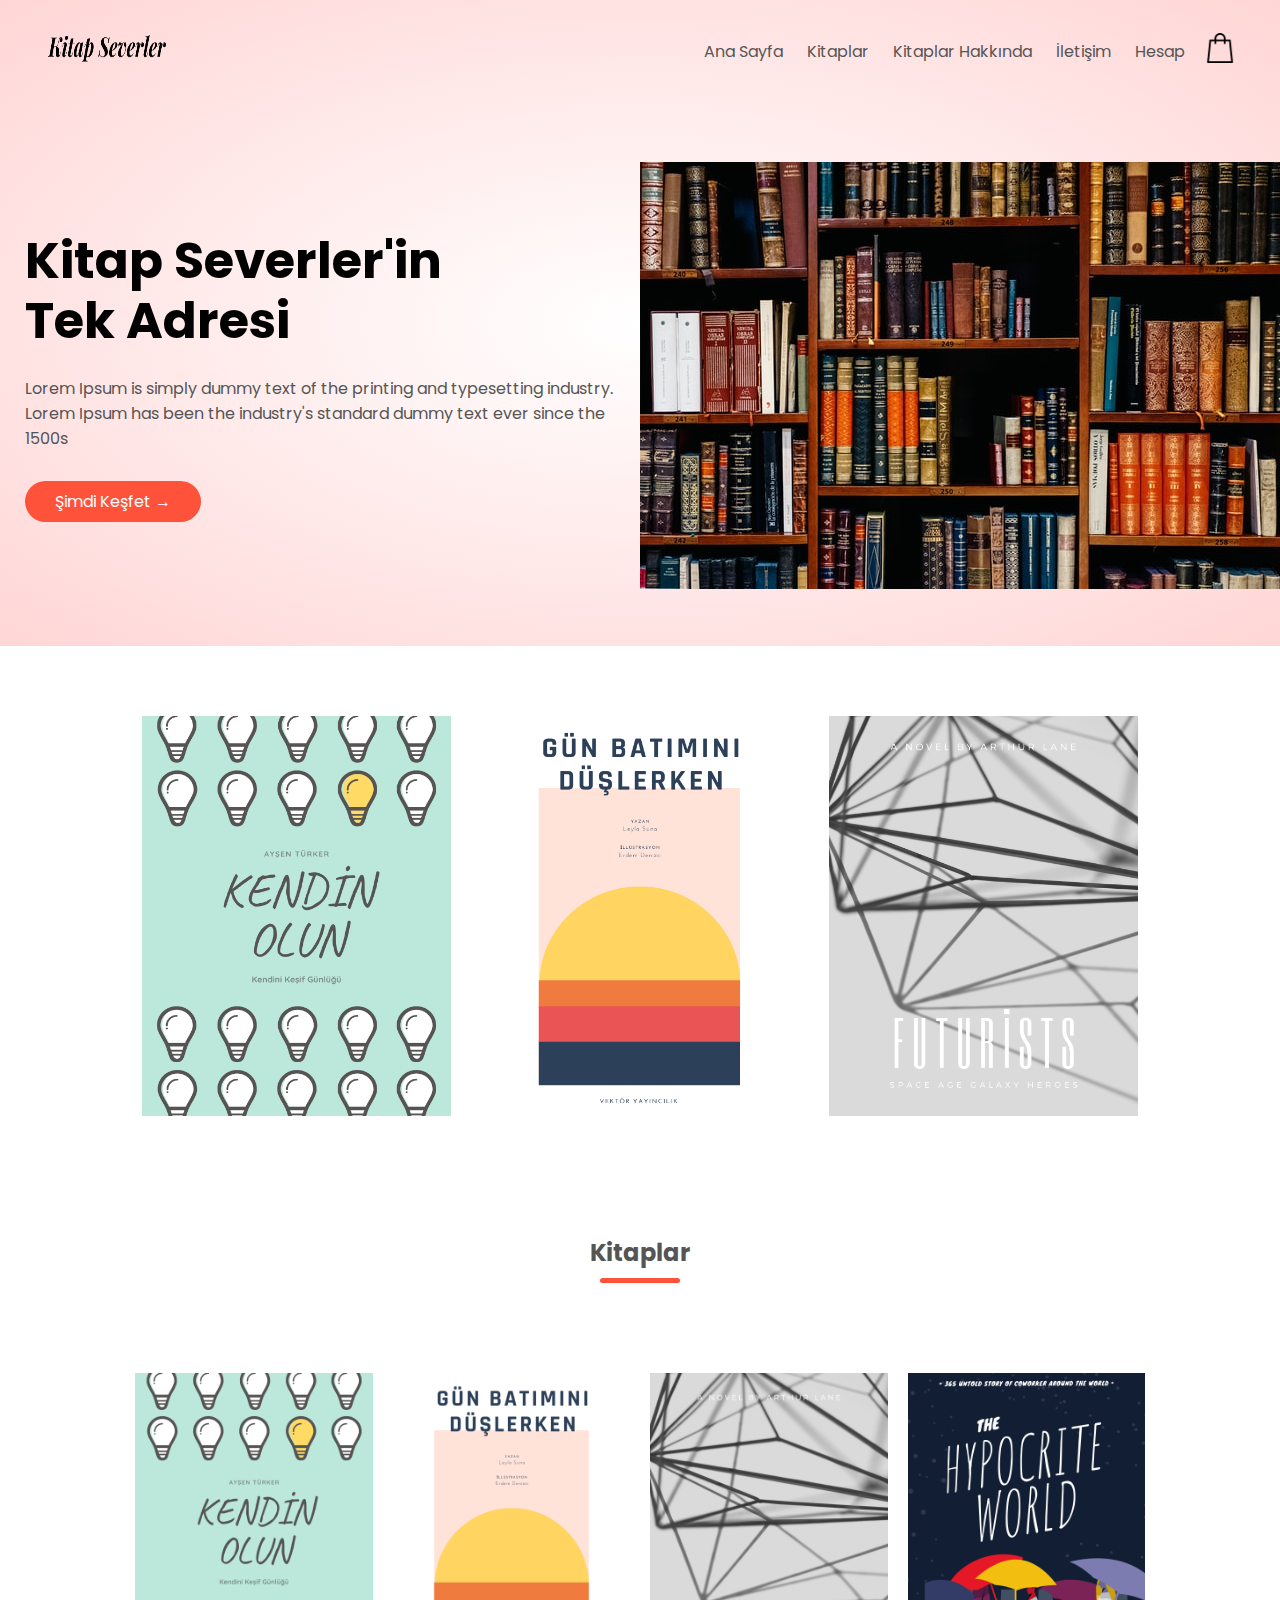
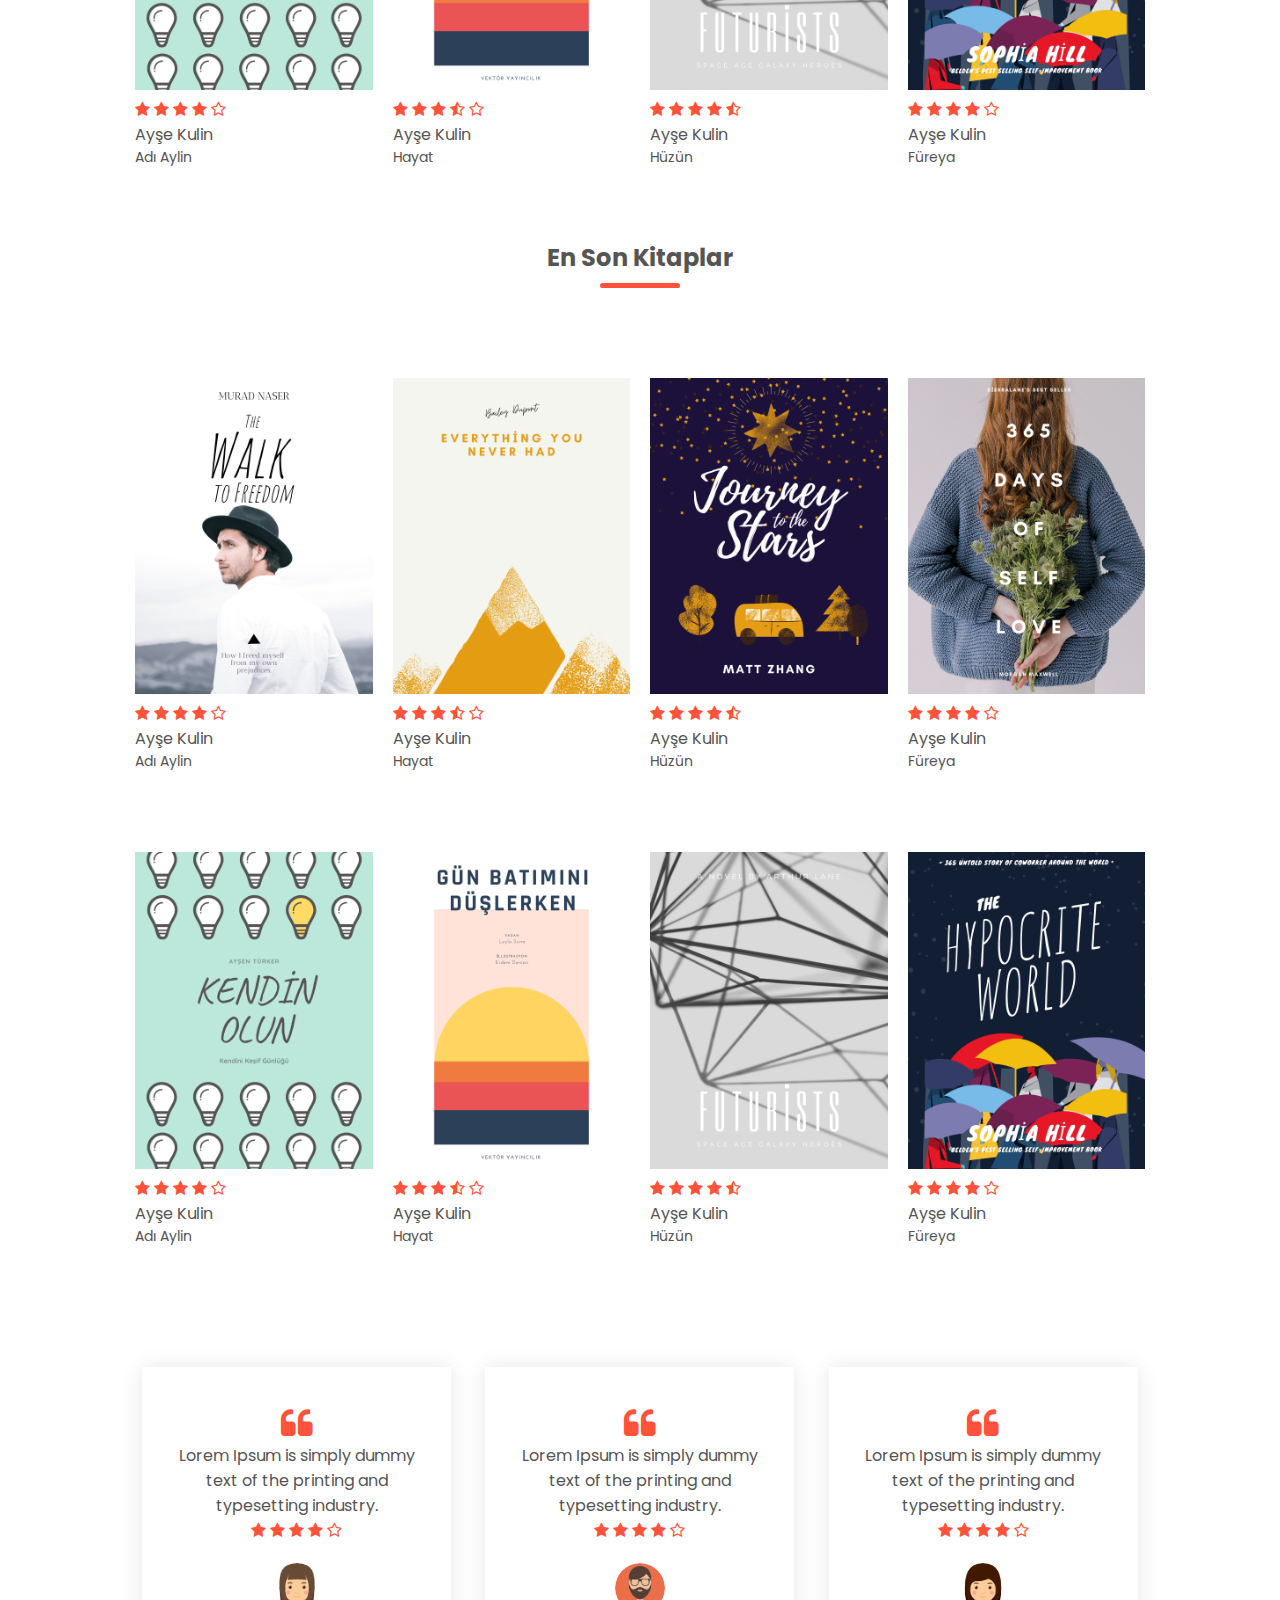
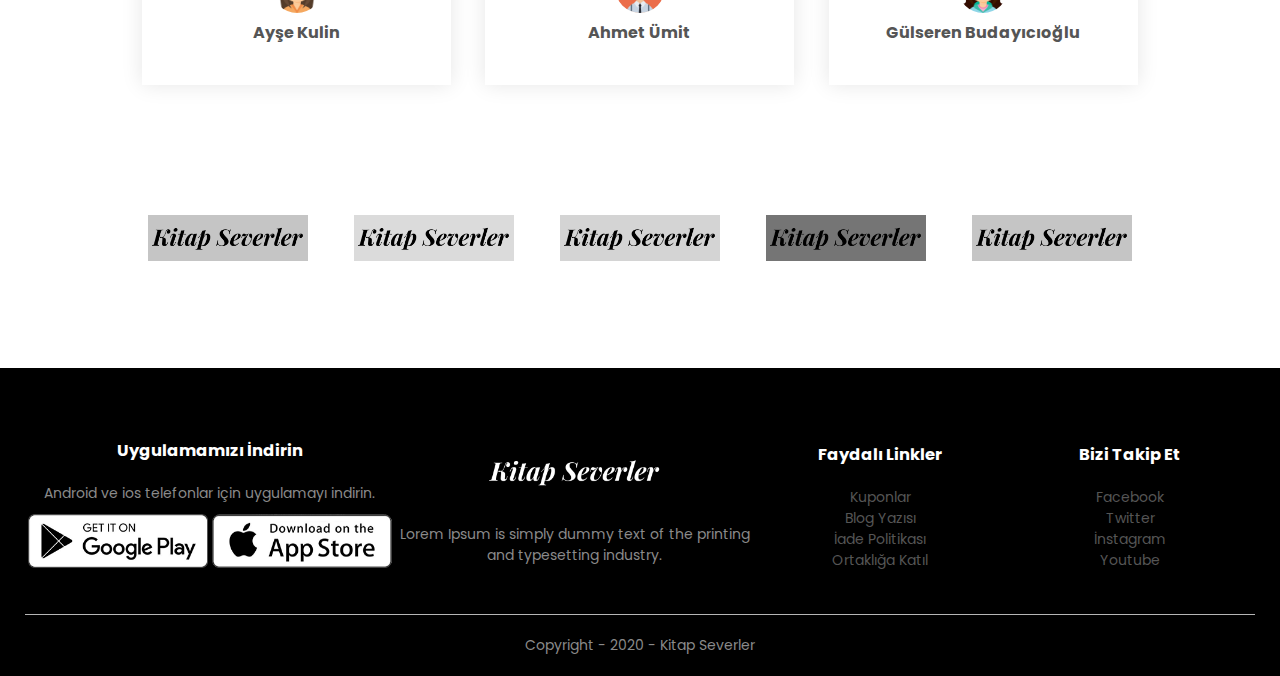
<file: index.html>
<!DOCTYPE html>
<html>
<head>
   <meta charset="UTF-8">
   <meta name="viewport" content="width=device-width, initial-scale=1.0" >
   <title>book</title>
   <link href="css/style.css" rel="stylesheet" type="text/css">	
   <link href="https://fonts.googleapis.com/css2?family=Poppins:wght@300;400;500;600;700&display=swap" rel="stylesheet">
   <link href="https://stackpath.bootstrapcdn.com/font-awesome/4.7.0/css/font-awesome.min.css"  rel="stylesheet">
</head>

<body>
<div class="header">
  <div class="container">
     <div class="navbar">
	    <div class="logo">
		    <a href="index.html"><img src="images/logo1.png" width="125px" height="55px"></a>
		</div>
		
		<nav>
		   <ul id="menuItems">
			   <li><a href="index.html">Ana Sayfa</a></li>
			   <li><a href="book.html">Kitaplar</a></li>
			   <li><a href="bookAbout.html">Kitaplar Hakkında</a></li>
			   <li><a href="#">İletişim</a></li>
			   <li><a href="account.html">Hesap</a></li>  
		   </ul>
		</nav>
		
		<a href="cart.html"><img src="images/bag.png" height="30px" width="30px"></a>
		<img src="images/menu.png" class="menu-icon" onclick="menuToggle()">
	 </div>
	 
	 <div class="row">
		<div class="col-2">
		   <h1>Kitap Severler'in <br> Tek Adresi</h1>
		   <p>Lorem Ipsum is simply dummy text of the printing and typesetting industry.<br>
		   Lorem Ipsum has been the industry's standard dummy text ever since the 1500s</p>
		   <a href="" class="btn">Şimdi Keşfet &#8594; </a>
		</div>
		
		<div class="col-2">
		   <img src="images/book.png">
		</div> 
	 </div> 
   </div>
</div>

<!------ featured categories ---->

<div class="categories">
  <div class="small-container">
	<div class="row">
	   <div class="col-3">
	      <img src="images/categories1.png">
	   </div>
	   <div class="col-3">
	       <img src="images/categories2.png">
	   </div>
	   <div class="col-3">
	       	<img src="images/categories3.png">
	   </div>  
    </div>
  </div>
</div>

<!------ featured books ---->
<div class="small-container">

    <h2 class="title">Kitaplar</h2>
	<div class="row">
	   <div class="col-4">
		  <a href="bookAbout.html"><img src="images/categories1.png"></a>
		  <div class="rating">
		    <i class="fa fa-star"></i>
			<i class="fa fa-star"></i>
			<i class="fa fa-star"></i>
			<i class="fa fa-star"></i>
			<i class="fa fa-star-o"></i>
		  </div>
		  <a href="bookAbout.html"><h4>Ayşe Kulin</h4></a>
		  <p>Adı Aylin</p>
	    </div>
	
	
	     <div class="col-4">
		  <img src="images/categories2.png">
		  <div class="rating">
		    <i class="fa fa-star"></i>
			<i class="fa fa-star"></i>
			<i class="fa fa-star"></i>
			<i class="fa fa-star-half-o"></i>
			<i class="fa fa-star-o"></i>
		  </div>
		  <h4>Ayşe Kulin</h4>
		  <p>Hayat</p>
	     </div>
	   
	     <div class="col-4">
		  <img src="images/categories3.png">
		  <div class="rating">
		    <i class="fa fa-star"></i>
			<i class="fa fa-star"></i>
			<i class="fa fa-star"></i>
			<i class="fa fa-star"></i>
			<i class="fa fa-star-half-o"></i>
		  </div>
		  <h4>Ayşe Kulin</h4>
		  <p>Hüzün</p>
	     </div>
	   
	     <div class="col-4">
		  <img src="images/categories4.png">
		  <div class="rating">
		    <i class="fa fa-star"></i>
			<i class="fa fa-star"></i>
			<i class="fa fa-star"></i>
			<i class="fa fa-star"></i>
			<i class="fa fa-star-o"></i>
		  </div>
		  <h4>Ayşe Kulin</h4>
		  <p>Füreya</p>
	     </div>
	</div>
	
	
	 <h2 class="title">En Son Kitaplar</h2>
	 <div class="row">
	   <div class="col-4">
		  <img src="images/categories5.png">
		  <div class="rating">
		    <i class="fa fa-star"></i>
			<i class="fa fa-star"></i>
			<i class="fa fa-star"></i>
			<i class="fa fa-star"></i>
			<i class="fa fa-star-o"></i>
		  </div>
		  <h4>Ayşe Kulin</h4>
		  <p>Adı Aylin</p>
	    </div>
	
	
	     <div class="col-4">
		  <img src="images/categories6.png">
		  <div class="rating">
		    <i class="fa fa-star"></i>
			<i class="fa fa-star"></i>
			<i class="fa fa-star"></i>
			<i class="fa fa-star-half-o"></i>
			<i class="fa fa-star-o"></i>
		  </div>
		  <h4>Ayşe Kulin</h4>
		  <p>Hayat</p>
	     </div>
	   
	     <div class="col-4">
		  <img src="images/categories7.png">
		  <div class="rating">
		    <i class="fa fa-star"></i>
			<i class="fa fa-star"></i>
			<i class="fa fa-star"></i>
			<i class="fa fa-star"></i>
			<i class="fa fa-star-half-o"></i>
		  </div>
		  <h4>Ayşe Kulin</h4>
		  <p>Hüzün</p>
	     </div>
	   
	     <div class="col-4">
		  <img src="images/categories8.png">
		  <div class="rating">
		    <i class="fa fa-star"></i>
			<i class="fa fa-star"></i>
			<i class="fa fa-star"></i>
			<i class="fa fa-star"></i>
			<i class="fa fa-star-o"></i>
		  </div>
		  <h4>Ayşe Kulin</h4>
		  <p>Füreya</p>
	     </div>
	</div>
	
	
	 <div class="row">
	   <div class="col-4">
		  <img src="images/categories1.png">
		  <div class="rating">
		    <i class="fa fa-star"></i>
			<i class="fa fa-star"></i>
			<i class="fa fa-star"></i>
			<i class="fa fa-star"></i>
			<i class="fa fa-star-o"></i>
		  </div>
		  <h4>Ayşe Kulin</h4>
		  <p>Adı Aylin</p>
	    </div>
	
	
	     <div class="col-4">
		  <img src="images/categories2.png">
		  <div class="rating">
		    <i class="fa fa-star"></i>
			<i class="fa fa-star"></i>
			<i class="fa fa-star"></i>
			<i class="fa fa-star-half-o"></i>
			<i class="fa fa-star-o"></i>
		  </div>
		  <h4>Ayşe Kulin</h4>
		  <p>Hayat</p>
	     </div>
	   
	     <div class="col-4">
		  <img src="images/categories3.png">
		  <div class="rating">
		    <i class="fa fa-star"></i>
			<i class="fa fa-star"></i>
			<i class="fa fa-star"></i>
			<i class="fa fa-star"></i>
			<i class="fa fa-star-half-o"></i>
		  </div>
		  <h4>Ayşe Kulin</h4>
		  <p>Hüzün</p>
	     </div>
	   
	     <div class="col-4">
		  <img src="images/categories4.png">
		  <div class="rating">
		    <i class="fa fa-star"></i>
			<i class="fa fa-star"></i>
			<i class="fa fa-star"></i>
			<i class="fa fa-star"></i>
			<i class="fa fa-star-o"></i>
		  </div>
		  <h4>Ayşe Kulin</h4>
		  <p>Füreya</p>
	     </div>
	  </div>
</div>

<!--------------öneri----------------------->

<!----<div class="offer">
     <div class="small-container">
	    <div class="row">
		  <div class="col-2">
			<img src="images/exclusive.png" class="offer-img">
	      </div> 
		   
		   <div class="col-2">
		     <p>Size Özel Ürünler</p>
			 <h1>Lorem Ipsum</h1>
			 <small>Lorem Ipsum is simply dummy text of the printing and typesetting industry. Lorem Ipsum has been the industry's standard dummy text ever since the 1500s, 
			 when an unknown printer took a galley of type and scrambled it to make a type specimen book.  
			 </small>
			 
			 <br>
			 
			 <a href="" class="btn">Şimdi Satın Al &#8594;</a>
			 
			 
			 
	       </div>
		   
	    </div>
     </div>
</div>----------------------------->

<!---------referans---------->

<div class="testimonial">
    <div class="small-container">
	  <div class="row">
	    <div class="col-3">
		   <i class="fa fa-quote-left"></i>
	       <p>
		    Lorem Ipsum is simply dummy text of the printing and typesetting industry. 
		   </p>
	       <div class="rating">
		     <i class="fa fa-star"></i>
		     <i class="fa fa-star"></i>
		     <i class="fa fa-star"></i>
		     <i class="fa fa-star"></i>
		     <i class="fa fa-star-o"></i>
		    </div>
		   <img src="images/user1.png">
		   <h3>Ayşe Kulin</h3>
       </div> 
	   
	    <div class="col-3">
		   <i class="fa fa-quote-left"></i>
	       <p>
		    Lorem Ipsum is simply dummy text of the printing and typesetting industry. 
		   </p>
	       <div class="rating">
		     <i class="fa fa-star"></i>
		     <i class="fa fa-star"></i>
		     <i class="fa fa-star"></i>
		     <i class="fa fa-star"></i>
		     <i class="fa fa-star-o"></i>
		    </div>
		   <img src="images/user2.png">
		   <h3>Ahmet Ümit</h3>
       </div> 
	   
	    <div class="col-3">
		   <i class="fa fa-quote-left"></i>
	       <p>
		    Lorem Ipsum is simply dummy text of the printing and typesetting industry.
		   </p>
	       <div class="rating">
		     <i class="fa fa-star"></i>
		     <i class="fa fa-star"></i>
		     <i class="fa fa-star"></i>
		     <i class="fa fa-star"></i>
		     <i class="fa fa-star-o"></i>
		    </div>
		   <img src="images/user3.png">
		   <h3>Gülseren Budayıcıoğlu</h3>
       </div> 
      </div>
   </div>
</div>
<!---------markalar---------->
<div class="brands">
 <div class="small-container">
   <div class="row">
   
      <div class="col-5">
	    <a href="index.html"><img src="images/logo7.png"></a>
	  </div>
	  <div class="col-5">
	     <a href="index.html"><img src="images/logo4.png"></a>
	  </div>
	  <div class="col-5">
	     <a href="index.html"><img src="images/logo5.png"></a>
	  </div>
	  <div class="col-5">
	     <a href="index.html"><img src="images/logo6.png"></a>
	  </div>
	  <div class="col-5">
	     <a href="index.html"><img src="images/logo7.png"></a>
	  </div>
	  
   </div>
 </div>
</div>


<!---------footer---------->
<div class="footer">
 <div class="container">
   <div class="row">
      <div class="footer-col-1">
		<h3>Uygulamamızı İndirin</h3>
		<p>Android ve ios telefonlar için uygulamayı indirin.</p>
		<div class="app-logo">
		   
		    <a href=""><img src="images/playStore.png"></a>
			<a href=""><img src="images/appStore.png"></a>
		
		</div>
	  </div>  
	  
	   <div class="footer-col-2">
		 <a href="index.html"><img src="images/logo2.png"></a>
		<p>Lorem Ipsum is simply dummy text of the printing and typesetting industry.</p>
	  </div> 
	  
	  <div class="footer-col-3">
		<h3>Faydalı Linkler</h3>
		<ul>
		  <a href=""><li>Kuponlar</li></a>
		  <a href=""><li>Blog Yazısı</li></a>
		  <a href=""><li>İade Politikası</li></a>
		  <a href=""><li>Ortaklığa Katıl</li></a>
		</ul>
	  </div> 
	  
	  <div class="footer-col-4">
		<h3>Bizi Takip Et</h3>
		<ul>
		  <a href=""><li>Facebook</li></a>
		  <a href=""><li>Twitter</li></a>
		  <a href=""><li>İnstagram</li></a>
		  <a href=""><li>Youtube</li></a>
		</ul>
	  </div>   
   </div>
   
   <hr>
   <p class="Copyright">Copyright - 2020 - Kitap Severler</p>
   
 </div>
</div>


<!------js for toggle menu--------->
<script>
   
    var menuItems=document.getElementById("menuItems");
	menuItems.style.maxHeight="0px";
	function menuToggle()
	{
	  if(menuItems.style.maxHeight == "0px")
	  {
	   menuItems.style.maxHeight="200px";
	  
	  }
	  else{   
	   menuItems.style.maxHeight="0px"; 
	  }	
	}


</script>


</body>
</html>
</file>
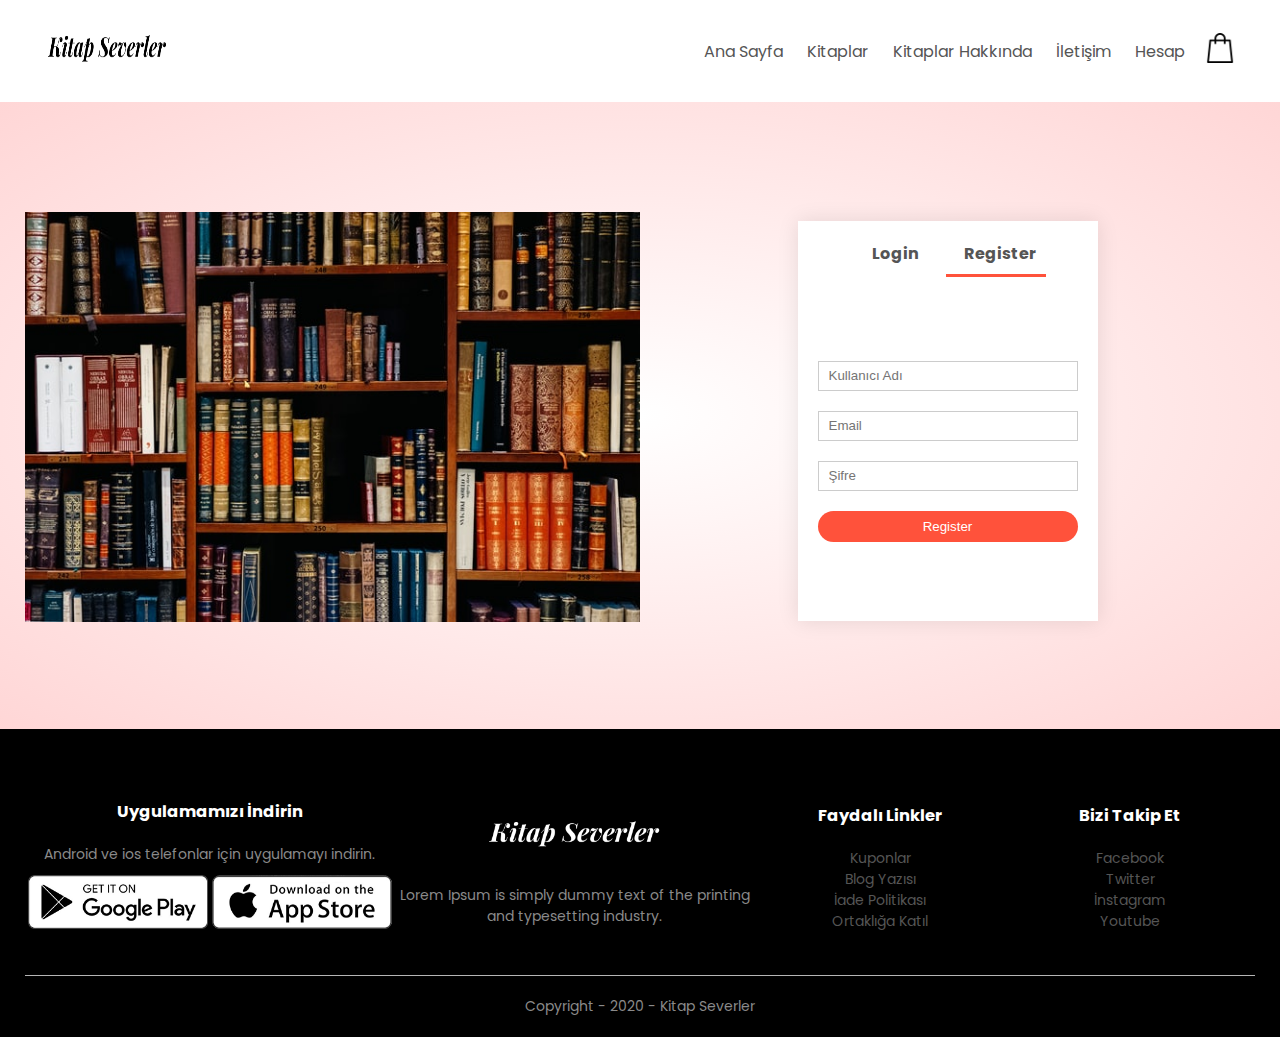
<file: account.html>
<!DOCTYPE html>
<html>
<head>
   <meta charset="UTF-8">
   <meta name="viewport" content="width=device-width, initial-scale=1.0" >
   <title>book</title>
   <link href="css/style.css" rel="stylesheet" type="text/css">	
   <link href="https://fonts.googleapis.com/css2?family=Poppins:wght@300;400;500;600;700&display=swap" rel="stylesheet">
   <link href="https://stackpath.bootstrapcdn.com/font-awesome/4.7.0/css/font-awesome.min.css"  rel="stylesheet">
</head>

<body>

  <div class="container">
      <div class="navbar">
	    <div class="logo">
		    <a href="index.html"><img src="images/logo3.png" width="125px" height="55px"></a>
		</div>
		
		<nav>
		   <ul id="menuItems">
			   <li><a href="index.html">Ana Sayfa</a></li>
			   <li><a href="book.html">Kitaplar</a></li>
			   <li><a href="bookAbout.html">Kitaplar Hakkında</a></li>
			   <li><a href="#">İletişim</a></li>
			   <li><a href="account.html">Hesap</a></li>  
		   </ul>
		</nav>
		
		<a href="cart.html"><img src="images/bag.png" height="30px" width="30px"></a>
		<img src="images/menu.png" class="menu-icon" onclick="menuToggle()">
	 </div>
   </div>
 
<!------account.html page--------------->

<div class="account-page">
   <div class="container">
      <div class="row">
	    <div class="col-2">
		 <img src="images/book.png" width="100%">
        </div>
		
		 <div class="col-2">
		   <div class="form-container">
		     <div class="form-btn">
			    <span onclick="login()">Login</span>
				<span onclick="register()">Register</span>
				<hr id="Indicator">
		     </div>
			 
			 <form id="LoginForm">
			    <input type="text" placeholder="Kullanıcı Adı">
			    <input type="password" placeholder="Şifre">
			    <button type="submit" class="btn">Login</button> 
				<a href="">Forgot Password</a>
			 </form>
			 
			  <form id="RegForm">
			    <input type="text" placeholder="Kullanıcı Adı">
				<input type="email" placeholder="Email">
			    <input type="password" placeholder="Şifre">
			    <button type="submit" class="btn">Register</button> 
			 </form>
			 
		   </div>
        </div>
		
		
      </div>
   </div>
</div>

<!---------footer---------->
<div class="footer">
 <div class="container">
   <div class="row">
      <div class="footer-col-1">
		<h3>Uygulamamızı İndirin</h3>
		<p>Android ve ios telefonlar için uygulamayı indirin.</p>
		<div class="app-logo">
		   
		    <a href=""><img src="images/playStore.png"></a>
			<a href=""><img src="images/appStore.png"></a>
		
		</div>
	  </div>  
	  
	   <div class="footer-col-2">
		 <a href="index.html"><img src="images/logo2.png"></a>
		<p>Lorem Ipsum is simply dummy text of the printing and typesetting industry.</p>
	  </div> 
	  
	  <div class="footer-col-3">
		<h3>Faydalı Linkler</h3>
		<ul>
		  <a href=""><li>Kuponlar</li></a>
		  <a href=""><li>Blog Yazısı</li></a>
		  <a href=""><li>İade Politikası</li></a>
		  <a href=""><li>Ortaklığa Katıl</li></a>
		</ul>
	  </div> 
	  
	  <div class="footer-col-4">
		<h3>Bizi Takip Et</h3>
		<ul>
		  <a href=""><li>Facebook</li></a>
		  <a href=""><li>Twitter</li></a>
		  <a href=""><li>İnstagram</li></a>
		  <a href=""><li>Youtube</li></a>
		</ul>
	  </div>   
   </div>
   
   <hr>
   <p class="Copyright">Copyright - 2020 - Kitap Severler</p>
   
 </div>
</div>


<!------js for toggle menu--------->
<script>
    var menuItems=document.getElementById("menuItems");
	menuItems.style.maxHeight="0px";
	function menuToggle()
	{
	  if(menuItems.style.maxHeight == "0px")
	  {
	   menuItems.style.maxHeight="200px";
	  
	  }
	  else{   
	   menuItems.style.maxHeight="0px"; 
	  }	
	}
</script>

<!------js for toggle form--------->
<script>
   
   var LoginForm = document.getElementById("LoginForm");
   var RegForm = document.getElementById("RegForm");
   var Indicator = document.getElementById("Indicator");

   function register()
   {
       RegForm.style.transform = "translateX(0px)";
	   LoginForm.style.transform = "translateX(0px)";
	   Indicator.style.transform = "translateX(100px)";

   }
    function login()
   {
       RegForm.style.transform = "translateX(300px)";
	   LoginForm.style.transform = "translateX(300px)";
	   Indicator.style.transform = "translateX(0px)";
   }






</script>


</body>
</html>
</file>
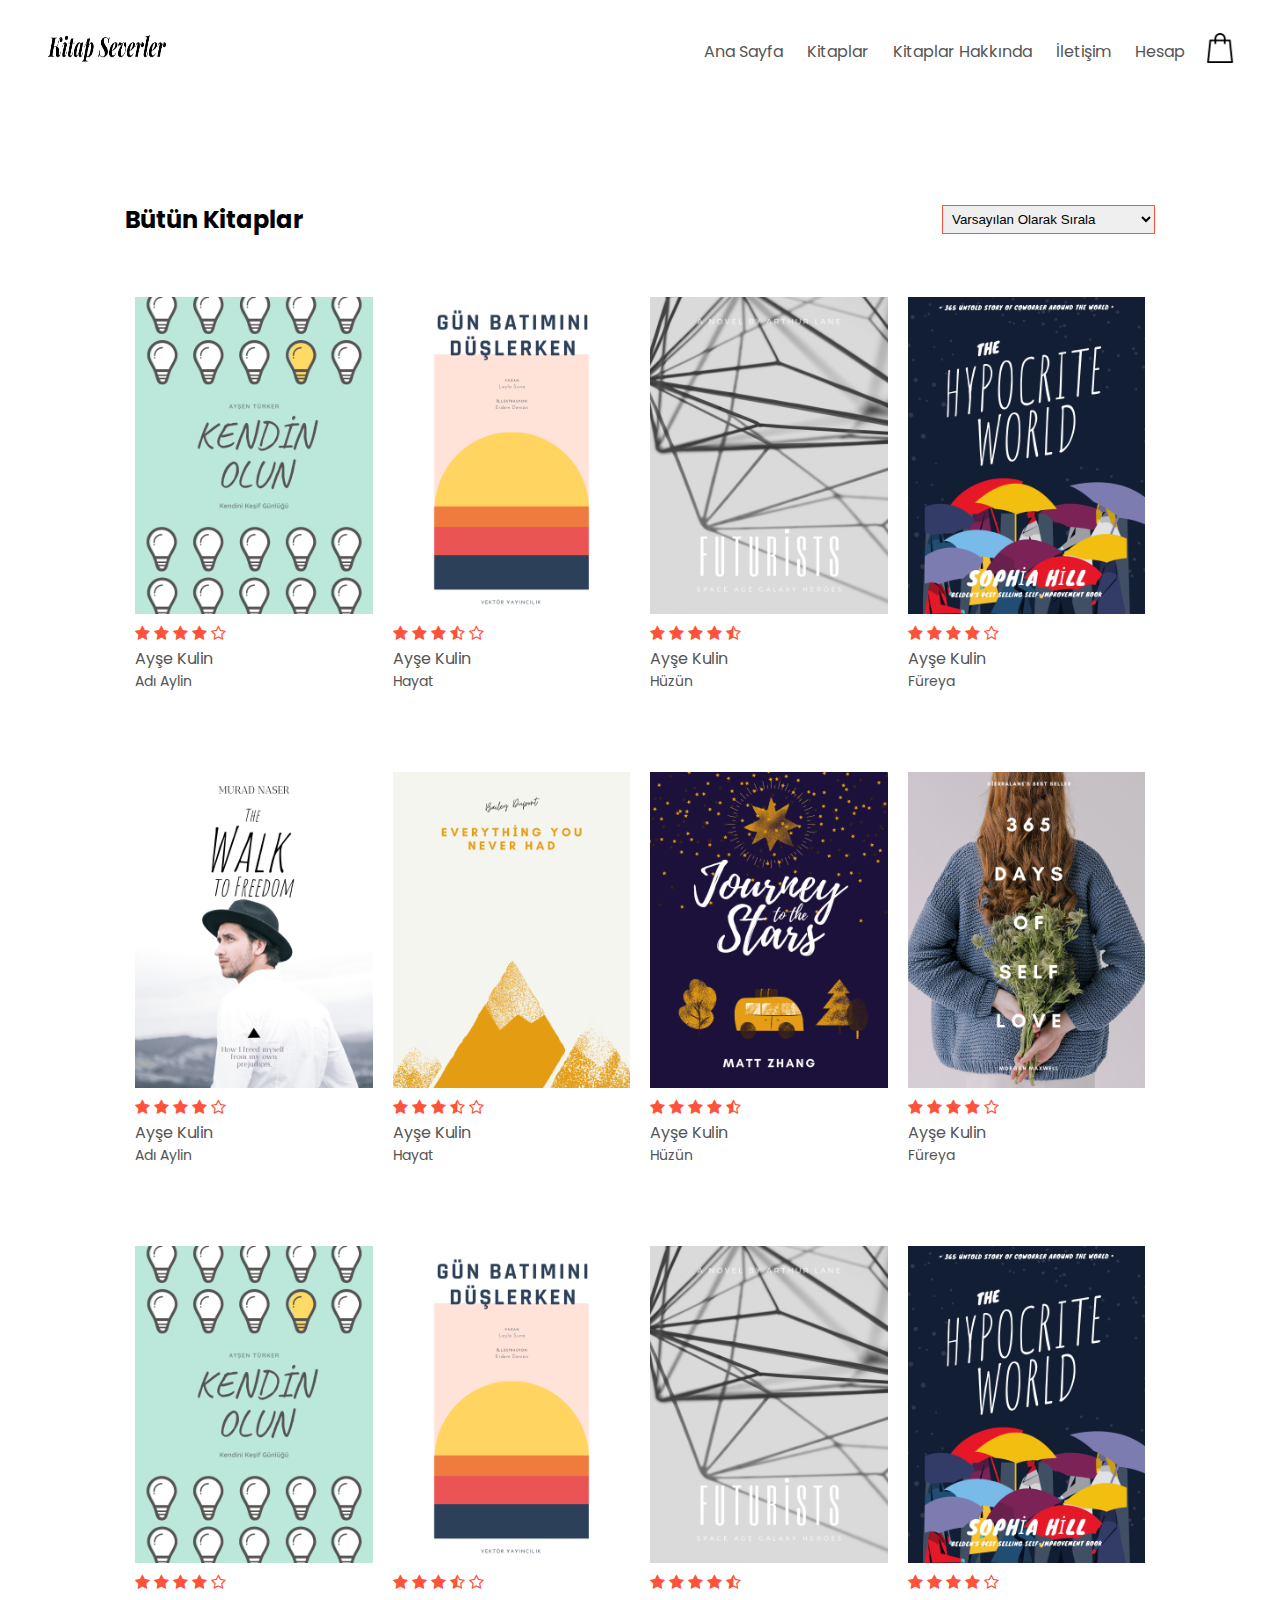
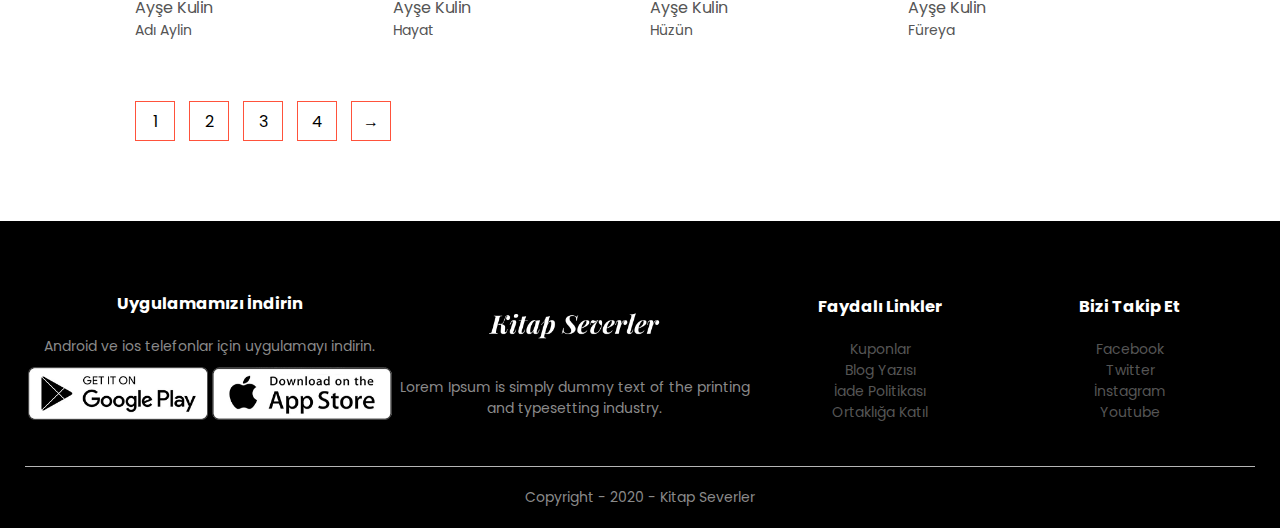
<file: book.html>
<!DOCTYPE html>
<html>
<head>
   <meta charset="UTF-8">
   <meta name="viewport" content="width=device-width, initial-scale=1.0" >
   <title>book</title>
   <link href="css/style.css" rel="stylesheet" type="text/css">	
   <link href="https://fonts.googleapis.com/css2?family=Poppins:wght@300;400;500;600;700&display=swap" rel="stylesheet">
   <link href="https://stackpath.bootstrapcdn.com/font-awesome/4.7.0/css/font-awesome.min.css"  rel="stylesheet">
</head>

<body>

  <div class="container">
     <div class="navbar">
	    <div class="logo">
		    <a href="index.html"><img src="images/logo3.png" width="125px" height="55px"></a>
		</div>
		
		<nav>
		   <ul id="menuItems">
			   <li><a href="index.html">Ana Sayfa</a></li>
			   <li><a href="book.html">Kitaplar</a></li>
			   <li><a href="bookAbout.html">Kitaplar Hakkında</a></li>
			   <li><a href="#">İletişim</a></li>
			   <li><a href="account.html">Hesap</a></li>  
		   </ul>
		</nav>
		
		<a href="cart.html"><img src="images/bag.png" height="30px" width="30px"></a>
		<img src="images/menu.png" class="menu-icon" onclick="menuToggle()">
	 </div>
	 
   </div>



<!------ featured books ---->
<div class="small-container">

    <div class="row row-2">
	  <h2>Bütün Kitaplar</h2>
	  <select>
	  
	    <option>Varsayılan Olarak Sırala</option>
	    <option>Fiyata Göre Sırala</option>
	    <option>Popülerliğe Göre Sırala</option>
	    <option>Derecelendirmeye Göre Sırala</option>
	    <option>Satışa Göre Sırala</option>
		
	  </select>
	</div>

	<div class="row">
	   <div class="col-4">
		  <img src="images/categories1.png">
		  <div class="rating">
		    <i class="fa fa-star"></i>
			<i class="fa fa-star"></i>
			<i class="fa fa-star"></i>
			<i class="fa fa-star"></i>
			<i class="fa fa-star-o"></i>
		  </div>
		  <h4>Ayşe Kulin</h4>
		  <p>Adı Aylin</p>
	    </div>
	
	
	     <div class="col-4">
		  <img src="images/categories2.png">
		  <div class="rating">
		    <i class="fa fa-star"></i>
			<i class="fa fa-star"></i>
			<i class="fa fa-star"></i>
			<i class="fa fa-star-half-o"></i>
			<i class="fa fa-star-o"></i>
		  </div>
		  <h4>Ayşe Kulin</h4>
		  <p>Hayat</p>
	     </div>
	   
	     <div class="col-4">
		  <img src="images/categories3.png">
		  <div class="rating">
		    <i class="fa fa-star"></i>
			<i class="fa fa-star"></i>
			<i class="fa fa-star"></i>
			<i class="fa fa-star"></i>
			<i class="fa fa-star-half-o"></i>
		  </div>
		  <h4>Ayşe Kulin</h4>
		  <p>Hüzün</p>
	     </div>
	   
	     <div class="col-4">
		  <img src="images/categories4.png">
		  <div class="rating">
		    <i class="fa fa-star"></i>
			<i class="fa fa-star"></i>
			<i class="fa fa-star"></i>
			<i class="fa fa-star"></i>
			<i class="fa fa-star-o"></i>
		  </div>
		  <h4>Ayşe Kulin</h4>
		  <p>Füreya</p>
	     </div>
	</div>
	
	
	
	<div class="row">
	   <div class="col-4">
		  <img src="images/categories5.png">
		  <div class="rating">
		    <i class="fa fa-star"></i>
			<i class="fa fa-star"></i>
			<i class="fa fa-star"></i>
			<i class="fa fa-star"></i>
			<i class="fa fa-star-o"></i>
		  </div>
		  <h4>Ayşe Kulin</h4>
		  <p>Adı Aylin</p>
	    </div>
	
	
	     <div class="col-4">
		  <img src="images/categories6.png">
		  <div class="rating">
		    <i class="fa fa-star"></i>
			<i class="fa fa-star"></i>
			<i class="fa fa-star"></i>
			<i class="fa fa-star-half-o"></i>
			<i class="fa fa-star-o"></i>
		  </div>
		  <h4>Ayşe Kulin</h4>
		  <p>Hayat</p>
	     </div>
	   
	     <div class="col-4">
		  <img src="images/categories7.png">
		  <div class="rating">
		    <i class="fa fa-star"></i>
			<i class="fa fa-star"></i>
			<i class="fa fa-star"></i>
			<i class="fa fa-star"></i>
			<i class="fa fa-star-half-o"></i>
		  </div>
		  <h4>Ayşe Kulin</h4>
		  <p>Hüzün</p>
	     </div>
	   
	     <div class="col-4">
		  <img src="images/categories8.png">
		  <div class="rating">
		    <i class="fa fa-star"></i>
			<i class="fa fa-star"></i>
			<i class="fa fa-star"></i>
			<i class="fa fa-star"></i>
			<i class="fa fa-star-o"></i>
		  </div>
		  <h4>Ayşe Kulin</h4>
		  <p>Füreya</p>
	     </div>
	</div>
	
	
	 <div class="row">
	   <div class="col-4">
		  <img src="images/categories1.png">
		  <div class="rating">
		    <i class="fa fa-star"></i>
			<i class="fa fa-star"></i>
			<i class="fa fa-star"></i>
			<i class="fa fa-star"></i>
			<i class="fa fa-star-o"></i>
		  </div>
		  <h4>Ayşe Kulin</h4>
		  <p>Adı Aylin</p>
	    </div>
	
	
	     <div class="col-4">
		  <img src="images/categories2.png">
		  <div class="rating">
		    <i class="fa fa-star"></i>
			<i class="fa fa-star"></i>
			<i class="fa fa-star"></i>
			<i class="fa fa-star-half-o"></i>
			<i class="fa fa-star-o"></i>
		  </div>
		  <h4>Ayşe Kulin</h4>
		  <p>Hayat</p>
	     </div>
	   
	     <div class="col-4">
		  <img src="images/categories3.png">
		  <div class="rating">
		    <i class="fa fa-star"></i>
			<i class="fa fa-star"></i>
			<i class="fa fa-star"></i>
			<i class="fa fa-star"></i>
			<i class="fa fa-star-half-o"></i>
		  </div>
		  <h4>Ayşe Kulin</h4>
		  <p>Hüzün</p>
	     </div>
	   
	     <div class="col-4">
		  <img src="images/categories4.png">
		  <div class="rating">
		    <i class="fa fa-star"></i>
			<i class="fa fa-star"></i>
			<i class="fa fa-star"></i>
			<i class="fa fa-star"></i>
			<i class="fa fa-star-o"></i>
		  </div>
		  <h4>Ayşe Kulin</h4>
		  <p>Füreya</p>
	     </div>
	  </div>
	  
	  
	  <div class="page-btn">
	    <span>1</span>
	    <span>2</span>
		<span>3</span>
		<span>4</span>
		<span>&#8594;</span>
	  </div>
	
</div>



<!---------footer---------->
<div class="footer">
 <div class="container">
   <div class="row">
      <div class="footer-col-1">
		<h3>Uygulamamızı İndirin</h3>
		<p>Android ve ios telefonlar için uygulamayı indirin.</p>
		<div class="app-logo">
		   
		    <a href=""><img src="images/playStore.png"></a>
			<a href=""><img src="images/appStore.png"></a>
		
		</div>
	  </div>  
	  
	   <div class="footer-col-2">
		 <a href="index.html"><img src="images/logo2.png"></a>
		<p>Lorem Ipsum is simply dummy text of the printing and typesetting industry.</p>
	  </div> 
	  
	  <div class="footer-col-3">
		<h3>Faydalı Linkler</h3>
		<ul>
		  <a href=""><li>Kuponlar</li></a>
		  <a href=""><li>Blog Yazısı</li></a>
		  <a href=""><li>İade Politikası</li></a>
		  <a href=""><li>Ortaklığa Katıl</li></a>
		</ul>
	  </div> 
	  
	  <div class="footer-col-4">
		<h3>Bizi Takip Et</h3>
		<ul>
		  <a href=""><li>Facebook</li></a>
		  <a href=""><li>Twitter</li></a>
		  <a href=""><li>İnstagram</li></a>
		  <a href=""><li>Youtube</li></a>
		</ul>
	  </div>   
   </div>
   
   <hr>
   <p class="Copyright">Copyright - 2020 - Kitap Severler</p>
   
 </div>
</div>


<!------js for toggle menu--------->
<script>
   
    var menuItems=document.getElementById("menuItems");
	menuItems.style.maxHeight="0px";
	function menuToggle()
	{
	  if(menuItems.style.maxHeight == "0px")
	  {
	   menuItems.style.maxHeight="200px";
	  
	  }
	  else{   
	   menuItems.style.maxHeight="0px"; 
	  }	
	}


</script>


</body>
</html>
</file>
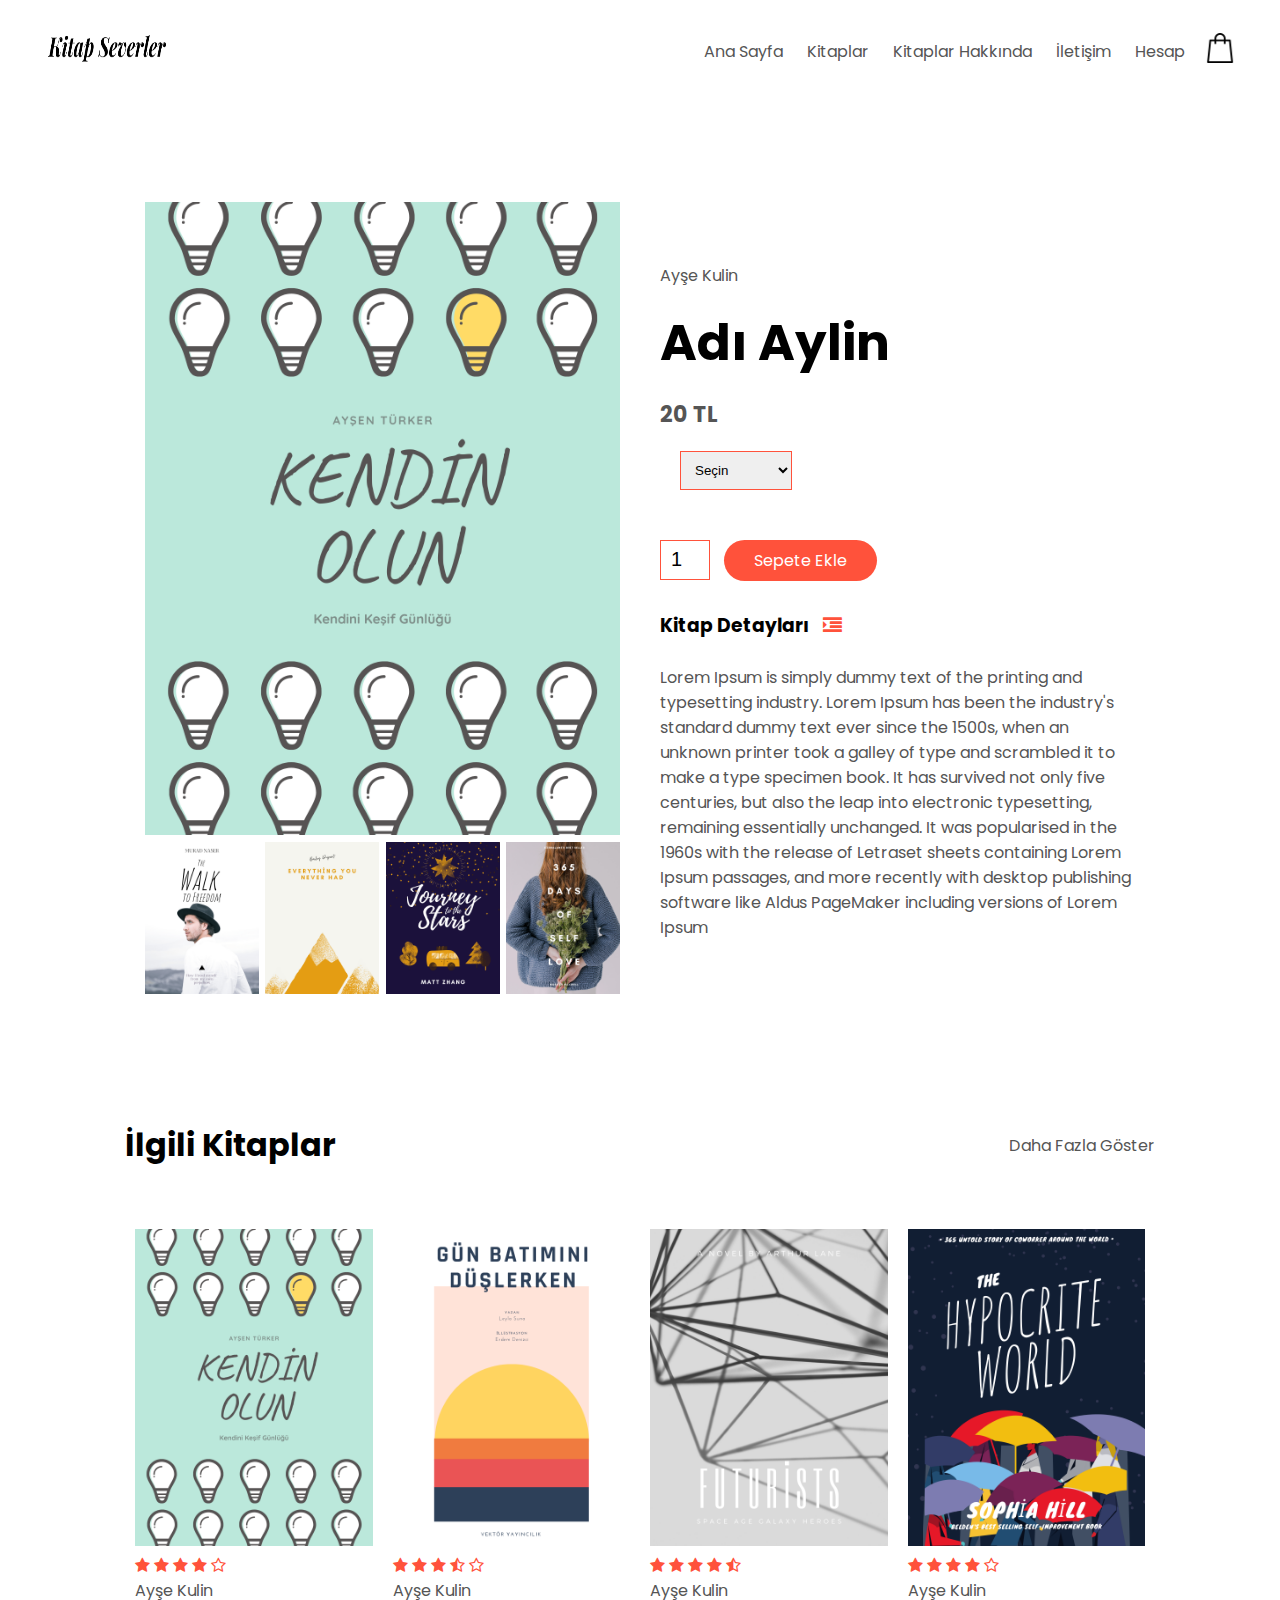
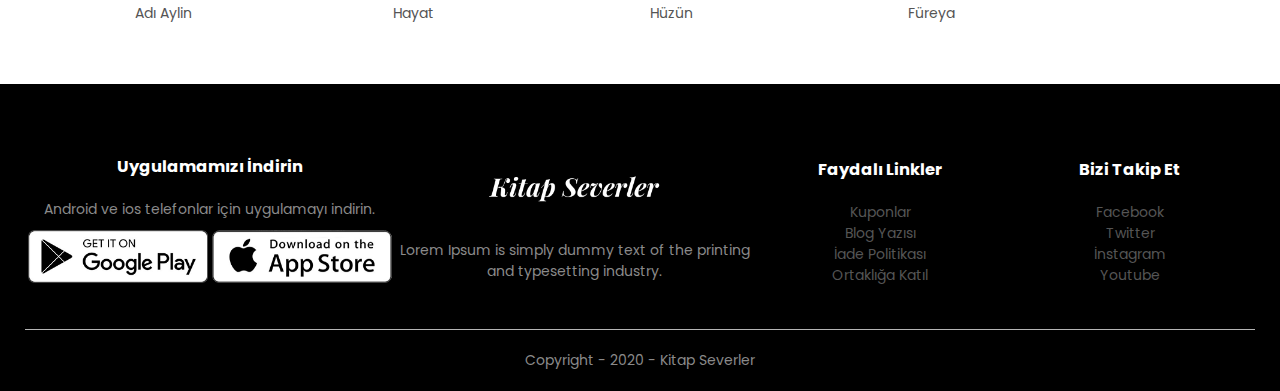
<file: bookAbout.html>
<!DOCTYPE html>
<html>
<head>
   <meta charset="UTF-8">
   <meta name="viewport" content="width=device-width, initial-scale=1.0" >
   <title>book</title>
   <link href="css/style.css" rel="stylesheet" type="text/css">	
   <link href="https://fonts.googleapis.com/css2?family=Poppins:wght@300;400;500;600;700&display=swap" rel="stylesheet">
   <link href="https://stackpath.bootstrapcdn.com/font-awesome/4.7.0/css/font-awesome.min.css"  rel="stylesheet">
</head>

<body>

  <div class="container">
     <div class="navbar">
	    <div class="logo">
		    <a href="index.html"><img src="images/logo3.png" width="125px" height="55px"></a>
		</div>
		
		<nav>
		   <ul id="menuItems">
			   <li><a href="index.html">Ana Sayfa</a></li>
			   <li><a href="book.html">Kitaplar</a></li>
			   <li><a href="bookAbout.html">Kitaplar Hakkında</a></li>
			   <li><a href="#">İletişim</a></li>
			   <li><a href="account.html">Hesap</a></li>  
		   </ul>
		</nav>
		
		<a href="cart.html"><img src="images/bag.png" height="30px" width="30px"></a>
		<img src="images/menu.png" class="menu-icon" onclick="menuToggle()">
	 </div>
   </div>
   
<!--------kitap detayları--------------->

<div class="small-container single-product">
   <div class="row">
     <div class="col-2">
	     <img src="images/categories1.png" width="100%" id="ProductImg">
		 
		 <div class="small-img-row">
		    <div class="small-img-col">
		         <img src="images/categories5.png" width="100%" class="small-img">
		    </div>
			
			<div class="small-img-col">
		         <img src="images/categories6.png" width="100%" class="small-img">
		    </div>
			
			<div class="small-img-col">
		         <img src="images/categories7.png" width="100%" class="small-img">
		    </div>
			
			<div class="small-img-col">
		         <img src="images/categories8.png" width="100%" class="small-img">
		    </div>
		 </div>
		 
	 </div>
	 
	 <div class="col-2">
	    <p>Ayşe Kulin</p>
		<h1>Adı Aylin</h1>
		<h4>20 TL</h4>
		<select>
		  <option>Seçin</option>
		  <option>Normal Boy</option>
		  <option>Cep Boy</option>
		</select>
		<input type="number" value="1">
		<a href="" class="btn">Sepete Ekle</a>
		
		<h3>Kitap Detayları  <i class="fa fa-indent"></i></h3>
		<br>
		<p>
		Lorem Ipsum is simply dummy text of the printing and typesetting industry. Lorem Ipsum has been the industry's standard dummy text ever since the 1500s, when an unknown printer took a galley of type and scrambled it to make a type specimen book. 
		It has survived not only five centuries, but also the leap into electronic typesetting, remaining essentially unchanged. 
		It was popularised in the 1960s with the release of Letraset sheets containing Lorem Ipsum passages, and more recently with desktop publishing software like Aldus PageMaker including versions of Lorem Ipsum
		</p>
	 
	 </div>
    </div>
</div>
<!---------title---------->
<div class="small-container">
   <div class="row row-2">
      
       <h1>İlgili Kitaplar</h1>
       <p>Daha Fazla Göster</p>

    </div>
</div>
<!------ featured books ---->
<div class="small-container">

	<div class="row">
	   <div class="col-4">
		  <img src="images/categories1.png">
		  <div class="rating">
		    <i class="fa fa-star"></i>
			<i class="fa fa-star"></i>
			<i class="fa fa-star"></i>
			<i class="fa fa-star"></i>
			<i class="fa fa-star-o"></i>
		  </div>
		  <h4>Ayşe Kulin</h4>
		  <p>Adı Aylin</p>
	    </div>
	
	
	     <div class="col-4">
		  <img src="images/categories2.png">
		  <div class="rating">
		    <i class="fa fa-star"></i>
			<i class="fa fa-star"></i>
			<i class="fa fa-star"></i>
			<i class="fa fa-star-half-o"></i>
			<i class="fa fa-star-o"></i>
		  </div>
		  <h4>Ayşe Kulin</h4>
		  <p>Hayat</p>
	     </div>
	   
	     <div class="col-4">
		  <img src="images/categories3.png">
		  <div class="rating">
		    <i class="fa fa-star"></i>
			<i class="fa fa-star"></i>
			<i class="fa fa-star"></i>
			<i class="fa fa-star"></i>
			<i class="fa fa-star-half-o"></i>
		  </div>
		  <h4>Ayşe Kulin</h4>
		  <p>Hüzün</p>
	     </div>
	   
	     <div class="col-4">
		  <img src="images/categories4.png">
		  <div class="rating">
		    <i class="fa fa-star"></i>
			<i class="fa fa-star"></i>
			<i class="fa fa-star"></i>
			<i class="fa fa-star"></i>
			<i class="fa fa-star-o"></i>
		  </div>
		  <h4>Ayşe Kulin</h4>
		  <p>Füreya</p>
	     </div>
	</div>
	
	
	  
	  
	
</div>



<!---------footer---------->
<div class="footer">
 <div class="container">
   <div class="row">
      <div class="footer-col-1">
		<h3>Uygulamamızı İndirin</h3>
		<p>Android ve ios telefonlar için uygulamayı indirin.</p>
		<div class="app-logo">
		   
		    <a href=""><img src="images/playStore.png"></a>
			<a href=""><img src="images/appStore.png"></a>
		
		</div>
	  </div>  
	  
	   <div class="footer-col-2">
		 <a href="index.html"><img src="images/logo2.png"></a>
		<p>Lorem Ipsum is simply dummy text of the printing and typesetting industry.</p>
	  </div> 
	  
	  <div class="footer-col-3">
		<h3>Faydalı Linkler</h3>
		<ul>
		  <a href=""><li>Kuponlar</li></a>
		  <a href=""><li>Blog Yazısı</li></a>
		  <a href=""><li>İade Politikası</li></a>
		  <a href=""><li>Ortaklığa Katıl</li></a>
		</ul>
	  </div> 
	  
	  <div class="footer-col-4">
		<h3>Bizi Takip Et</h3>
		<ul>
		  <a href=""><li>Facebook</li></a>
		  <a href=""><li>Twitter</li></a>
		  <a href=""><li>İnstagram</li></a>
		  <a href=""><li>Youtube</li></a>
		</ul>
	  </div>   
   </div>
   
   <hr>
   <p class="Copyright">Copyright - 2020 - Kitap Severler</p>
   
 </div>
</div>

<!------js for toggle menu--------->
<script>
    var menuItems=document.getElementById("menuItems");
	menuItems.style.maxHeight="0px";
	function menuToggle()
	{
	  if(menuItems.style.maxHeight == "0px")
	  {
	   menuItems.style.maxHeight="200px";
	  
	  }
	  else{   
	   menuItems.style.maxHeight="0px"; 
	  }	
	}
</script>

<!------js for product galley/kitap görselleri için--------->

<script>
    
	var ProductImg = document.getElementById("ProductImg");
	
	var SmallImg = document.getElementsByClassName("small-img");

    SmallImg[0].onclick = function()
	{
	  ProductImg.src= SmallImg[0].src;
	}
	 SmallImg[1].onclick = function()
	{
	  ProductImg.src= SmallImg[1].src;
	}
	 SmallImg[2].onclick = function()
	{
	  ProductImg.src= SmallImg[2].src;
	}
	 SmallImg[3].onclick = function()
	{
	  ProductImg.src= SmallImg[3].src;
	}

</script>




</body>
</html>
</file>
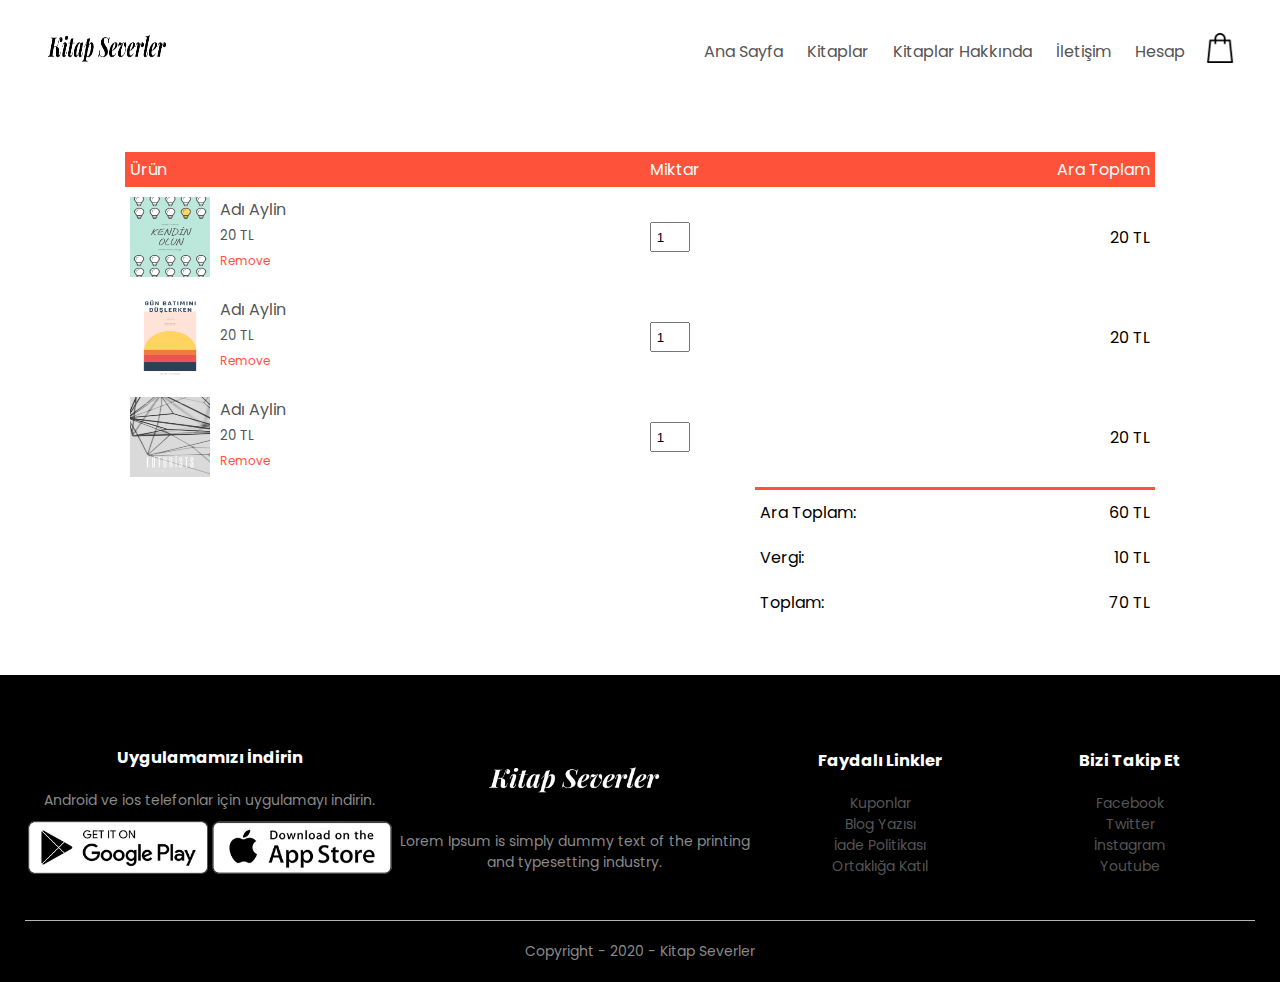
<file: cart.html>
<!DOCTYPE html>
<html>
<head>
   <meta charset="UTF-8">
   <meta name="viewport" content="width=device-width, initial-scale=1.0" >
   <title>book</title>
   <link href="css/style.css" rel="stylesheet" type="text/css">	
   <link href="https://fonts.googleapis.com/css2?family=Poppins:wght@300;400;500;600;700&display=swap" rel="stylesheet">
   <link href="https://stackpath.bootstrapcdn.com/font-awesome/4.7.0/css/font-awesome.min.css"  rel="stylesheet">
</head>

<body>

  <div class="container">
      <div class="navbar">
	    <div class="logo">
		    <a href="index.html"><img src="images/logo3.png" width="125px" height="55px"></a>
		</div>
		
		<nav>
		   <ul id="menuItems">
			   <li><a href="index.html">Ana Sayfa</a></li>
			   <li><a href="book.html">Kitaplar</a></li>
			   <li><a href="bookAbout.html">Kitaplar Hakkında</a></li>
			   <li><a href="#">İletişim</a></li>
			   <li><a href="account.html">Hesap</a></li>  
		   </ul>
		</nav>
		
		<a href="cart.html"><img src="images/bag.png" height="30px" width="30px"></a>
		<img src="images/menu.png" class="menu-icon" onclick="menuToggle()">
	 </div>
   </div>
 

<!-------------cart detayları------------------> 
<div class="small-container cart-page">
   
   <table>
   
      <tr>
	    <th>Ürün</th>
		<th>Miktar</th>
		<th>Ara Toplam</th> 
	  </tr>
	  
	   <tr>
	    <td>
		  <div class="cart-info">
		    <img src="images/categories1.png">
			<div>
			   <p>Adı Aylin</p>
			   <small>20 TL</small>
			   <br>
			   <a href="">Remove</a>
			</div>
		  </div>
		</td>
		<td><input type="number" value="1"></td>
	    <td>20 TL</td> 
	  </tr>
	  
	   <tr>
	    <td>
		  <div class="cart-info">
		    <img src="images/categories2.png">
			<div>
			   <p>Adı Aylin</p>
			   <small>20 TL</small>
			   <br>
			   <a href="">Remove</a>
			</div>
		  </div>
		</td>
		<td><input type="number" value="1"></td>
	    <td>20 TL</td> 
	  </tr>
	  
	   <tr>
	    <td>
		  <div class="cart-info">
		    <img src="images/categories3.png">
			<div>
			   <p>Adı Aylin</p>
			   <small>20 TL</small>
			   <br>
			   <a href="">Remove</a>
			</div>
		  </div>
		</td>
		<td><input type="number" value="1"></td>
	    <td>20 TL</td> 
	  </tr>
   </table>
   
   <div class="total-price">
      
	  <table>
	    <tr>
		  <td>Ara Toplam:</td>
		  <td>60 TL</td>
	    </tr>
		
		 <tr>
		  <td>Vergi:</td>
		  <td>10 TL</td>
	    </tr>
		
		 <tr>
		  <td>Toplam:</td>
		  <td>70 TL</td>
	    </tr>
		
	  </table>
   
   </div>
   
</div>
<!---------footer---------->
<div class="footer">
 <div class="container">
   <div class="row">
      <div class="footer-col-1">
		<h3>Uygulamamızı İndirin</h3>
		<p>Android ve ios telefonlar için uygulamayı indirin.</p>
		<div class="app-logo">
		   
		    <a href=""><img src="images/playStore.png"></a>
			<a href=""><img src="images/appStore.png"></a>
		
		</div>
	  </div>  
	  
	   <div class="footer-col-2">
		 <a href="index.html"><img src="images/logo2.png"></a>
		<p>Lorem Ipsum is simply dummy text of the printing and typesetting industry.</p>
	  </div> 
	  
	  <div class="footer-col-3">
		<h3>Faydalı Linkler</h3>
		<ul>
		  <a href=""><li>Kuponlar</li></a>
		  <a href=""><li>Blog Yazısı</li></a>
		  <a href=""><li>İade Politikası</li></a>
		  <a href=""><li>Ortaklığa Katıl</li></a>
		</ul>
	  </div> 
	  
	  <div class="footer-col-4">
		<h3>Bizi Takip Et</h3>
		<ul>
		  <a href=""><li>Facebook</li></a>
		  <a href=""><li>Twitter</li></a>
		  <a href=""><li>İnstagram</li></a>
		  <a href=""><li>Youtube</li></a>
		</ul>
	  </div>   
   </div>
   
   <hr>
   <p class="Copyright">Copyright - 2020 - Kitap Severler</p>
   
 </div>
</div>

<!------js for toggle menu--------->
<script>
    var menuItems=document.getElementById("menuItems");
	menuItems.style.maxHeight="0px";
	function menuToggle()
	{
	  if(menuItems.style.maxHeight == "0px")
	  {
	   menuItems.style.maxHeight="200px";
	  
	  }
	  else{   
	   menuItems.style.maxHeight="0px"; 
	  }	
	}
</script>




</body>
</html>
</file>
<file: css/style.css>
*{
	margin:0px;
	padding:0px;
	box-sizing:border-box;
	
}
body{
	
	font-family: 'Poppins', sans-serif;
	
}
.navbar{
	
	display:flex;
	align-items:center;
	padding:20px;
}
nav{
	flex:1;
	text-align:right;
	
}
nav ul{
	display:inline-block;
	list-style-type:none;
	
}
nav ul li{
	display:inline-block;
	list-style-type:none;
	margin-right:20px;
	
}
a{
	text-decoration:none;
	color:#555;
}
p{
	color:#555;
}
.container{
	
	max-width:1300px;
	margin:auto;
	padding-left:25px;
	padding-right:25px;
	
}
.row{
	
	display:flex;
	align-items:center;
	flex-wrap:wrap;
	justify-content:space-around;
	margin-top:10px;
	
}
.col-2{
	flex-basis:50%;
	min-width:300px;
}
.col-2 img{
	min-width:100%;
	padding:50px 0px;
}
.col-2 h1{
	font-size:50px;
	line-height:60px;
	margin:25px 0px;
}
.btn{
	
	display:inline-block;
	background-color:#ff523b;
	color:#fff;
	padding:8px 30px;
	margin:30px 0px;
	border-radius:30px;
	transition:background 0.5s;
	
}
.btn:hover{
	
	background-color:#563434;
	
}
.header{
	
	background:radial-gradient(#fff, #ffd6d6);
	
}
.categories{
	
	margin:70px 0px;
	
}
.col-3{
	
	flex-basis:30%;
	min-width:250px;
	margin-bottom:30px;
}
.col-3 img{
	
	width:100%;
	height:400px;
	
}
.small-container{
	max-width:1080px;
	margin:auto;
	padding-left:25px;
	padding-right:25px;
	
}
.col-4{
	
	flex-basis:25%;
	padding:10px;
	min-width:200px;
	margin-bottom:50px;
	transition:transform 0.5s;
	
}
.col-4 img{
	
	width:100%;
}
.title{
	
	text-align:center;
	margin:0 auto 80px;
	position:relative;
	line-height:60px;
	color:#555;
	
}
.title::after{
	
	content:"";
    background:#ff523b;
    width:80px;
    height:5px;
    border-radius:5px;
    position:absolute;
    bottom:0px;
    left:50%;
    transform:translateX(-50%);
}
h4{
	color: #555;
	font-weight:normal;
}
.col-4 p {
	font-size:14px;
}
.rating .fa{
	color:#ff523b;
}
.col-4:hover{
	transform:translateY(-10px);	
}
/*-------------offer-----------*/
.offer{
	background:radial-gradient(#fff, #ffd6d6);
	margin-top:80px;
	padding:30px 0px;
		
}
.col-2 .offer-img{
	
	padding:50px;
	
}
small{
	color:#555;
}
/*----------testimonial-------------*/
.testimonial{
	padding-top:50px;
}
.testimonial .col-3{
	text-align:center;
	padding:40px 20px;
	box-shadow:0px 0px 20px 0px rgba(0,0,0,0.1);
	cursor:pointer;
	transition:transform 0.5s;
}
.testimonial .col-3 img{
	width:50px;
	height:50px;
	margin-top:20px;
	border-radius:50%;
}
.testimonial .col-3:hover{
	transform:translateY(-20px);
}
.testimonial .col-3 h3{
	font-weight:600px;
	color:#555;
	font-size:16px;
}
.fa.fa-quote-left{
	font-size:34px;
	color:#ff523b;
}
.col-3 .p{
	font-size:12px;
	margin:12px 0;
	color:#777;
}
/*--------brands-------------*/
.brands{
	margin:100px auto;
}
.col-5{
	width:160px;
}
.col-5 img{
	width:100%;
	cursor:pointer;
	filter:grayscale(100%);
}
.col-5 img:hover{
	filter:grayscale(0);
}
/*---------footer--------*/
.footer{
	background:#000;
	color:#8a8a8a;
	font-size:14px;
	padding:60px 0px 20px;
}
.footer p{
	color:#8a8a8a;
}
.footer h3{
	color:#fff;
	margin-bottom:20px;
}

.footer-col-1, .footer-col-2, .footer-col-3, .footer-col-4{
	min-width:250px;
	margin-bottom:20px;	
}
.footer-col-1{
	flex-basis:30%;
	text-align:center;
}

.footer-col-1 img{
	width:180px;
	margin-top:10px;
}

.footer-col-2{
	flex:1;
	text-align:center;
}
.footer-col-2 img{
	width:180px;
	margin-bottom:20px;
}
.footer-col-3, .footer-col-4{
	flex-basis:12%;
	text-align:center;
}
ul{
	list-style-type:none;
}
.footer hr{
	border:none;
	background:#b5b5b5;
	height:1px;
	margin:20px 0px;
}
.Copyright{
	text-align:center;
}
.menu-icon{
	width:28px;
	margin-left:20px;
	display:none;
}
/*----------book.html page---------*/
.row-2{
	justify-content:space-between;
	margin:100px auto 50px;
}
select{
	border:1px solid #ff523b;
	padding:5px;
}
select:focus{
	outline:none;
}
.page-btn{
	margin:0 auto 80px;
}
.page-btn span{
	display:inline-block;
	border:1px solid #ff523b;
	margin-left:10px;
	width:40px;
	height:40px;
	text-align:center;
	line-height:40px;
	cursor:pointer;
}
.page-btn span:hover{
	background:#ff523b;
	color:#fff;
}
/*-----bookAbout page----------*/ 
.single-product{
	margin-top:80px;
}
.single-product .col-2 img{
	padding:0px;
}
.single-product .col-2{
	padding:20px;
}
.single-product h4{
   margin:20px 0px;
   font-size:22px;
   font-weight:bold;
}
.single-product select{
	display:block;
	padding:10px;
	margin:20px;
}
.single-product input{
	width:50px;
	height:40px;
	padding-left:10px;
	font-size:20px;
	margin-right:10px;
	border:1px solid #ff523b;
}
input:focus{
	outline:none;
}
.single-product .fa{
	color:#ff523b;
	margin-left:10px;
}
.small-img-row{
	display:flex;
	justify-content:space-between;
}
.small-img-col{
	flex-basis:24%;
	cursor:pointer;
}
/*----------cart.hml css-----*/
.cart-page{
	margin:50px auto;
}
table{
	width:100%;
	border-collapse:collapse;
}
.cart-info{
	display:flex;
	flex-wrap:wrap;
}
th{
	text-align:left;
	padding:5px;
	color:#fff;
	background:#ff523b;
	font-weight:normal;
}
td{
	padding:10px 5px;
}
td input{
	width:40px;
	height:30px;
	padding:5px;
}
td a{
	color:#ff523b;
	font-size:12px;
}
td img{
	width:80px;
	height:80px;
	margin-right:10px;
}
.total-price{
	display:flex;
	justify-content:flex-end;
}
.total-price table{
	border-top:3px solid #ff523b;
	width:100%;
	max-width:400px;
}
td:last-child{
	text-align:right;
}
th:last-child{
	text-align:right;
}
/*--------account.html page----------*/
.account-page{
	padding:50px 0px;
	background:radial-gradient(#fff, #ffd6d6);	
}
.form-container{
	background:#fff;
	width:300px;
	height:400px;
	position:relative;
	text-align:center;
	padding:20px 0px;
	margin:auto;
	box-shadow:0 0 20px 0 rgba(0,0,0,0.1);
	overflow:hidden;
}
.form-container span{
	font-weight:bold;
	padding:0 10px;
	color:#555;
	cursor:pointer;
	width:100px;
	display:inline-block;
}
.form-btn{
	display:inline-block;
}
.form-container form{
	max-width:300px;
	padding:0 20px;
	position:absolute;
	top:130px;
	transition:transform 1s;
	
}
form input{
	width:100%;
	height:30px;
	margin:10px 0;
	padding:0 10px;
	border:1px solid #ccc;
}
form .btn{
	width:100%;
	border:none;
	cursor:pointer;
	margin:10px 0;
}

form .btn:focus{
	outline:none;
}
#LoginForm{
	left:-300px;
}
#RegForm{
	left:0;
}
form a{
	font-size:12px;
}
#Indicator{
	width:100px;
	border:none;
	background:#ff523b;
	height:3px;
	margin-top:8px;
	transform:translateX(100px);
	transition:transform 1s;
}
/*------media query for menu--------*/
@media only screen and (max-width:800px){
	nav ul{
		position:absolute;
		top:70px;
		left:0px;
		background:#333;
		width:100%;
		overflow:hidden;
		transition:max-height 0.5s;
	}
	
	nav ul li{
		display:block;
		margin-right:50px;
		margin-top:10px;
		margin-bottom:10px;
	}
	
	nav ul li a{
		color:#fff;
	}
	.menu-icon{
		display:block;
		cursor:pointer;
	}	
}
/*------media query for less 600 screen size--------*/
@media only screen and (max-width:600px){
	.row{
		text-align:center;
	}
	.col-2, .col-3, .col-4{
		flex-basis:100%;
	}
    .single-product .row{
		text-align:left;
	}
    .single-product .col-2{
		padding:20px 0px;
	}	
	.single-product h1{
		font-size:26px;
		line-height:32px;
	}
	.cart-info p{
		display:none;
	}
}
</file>
